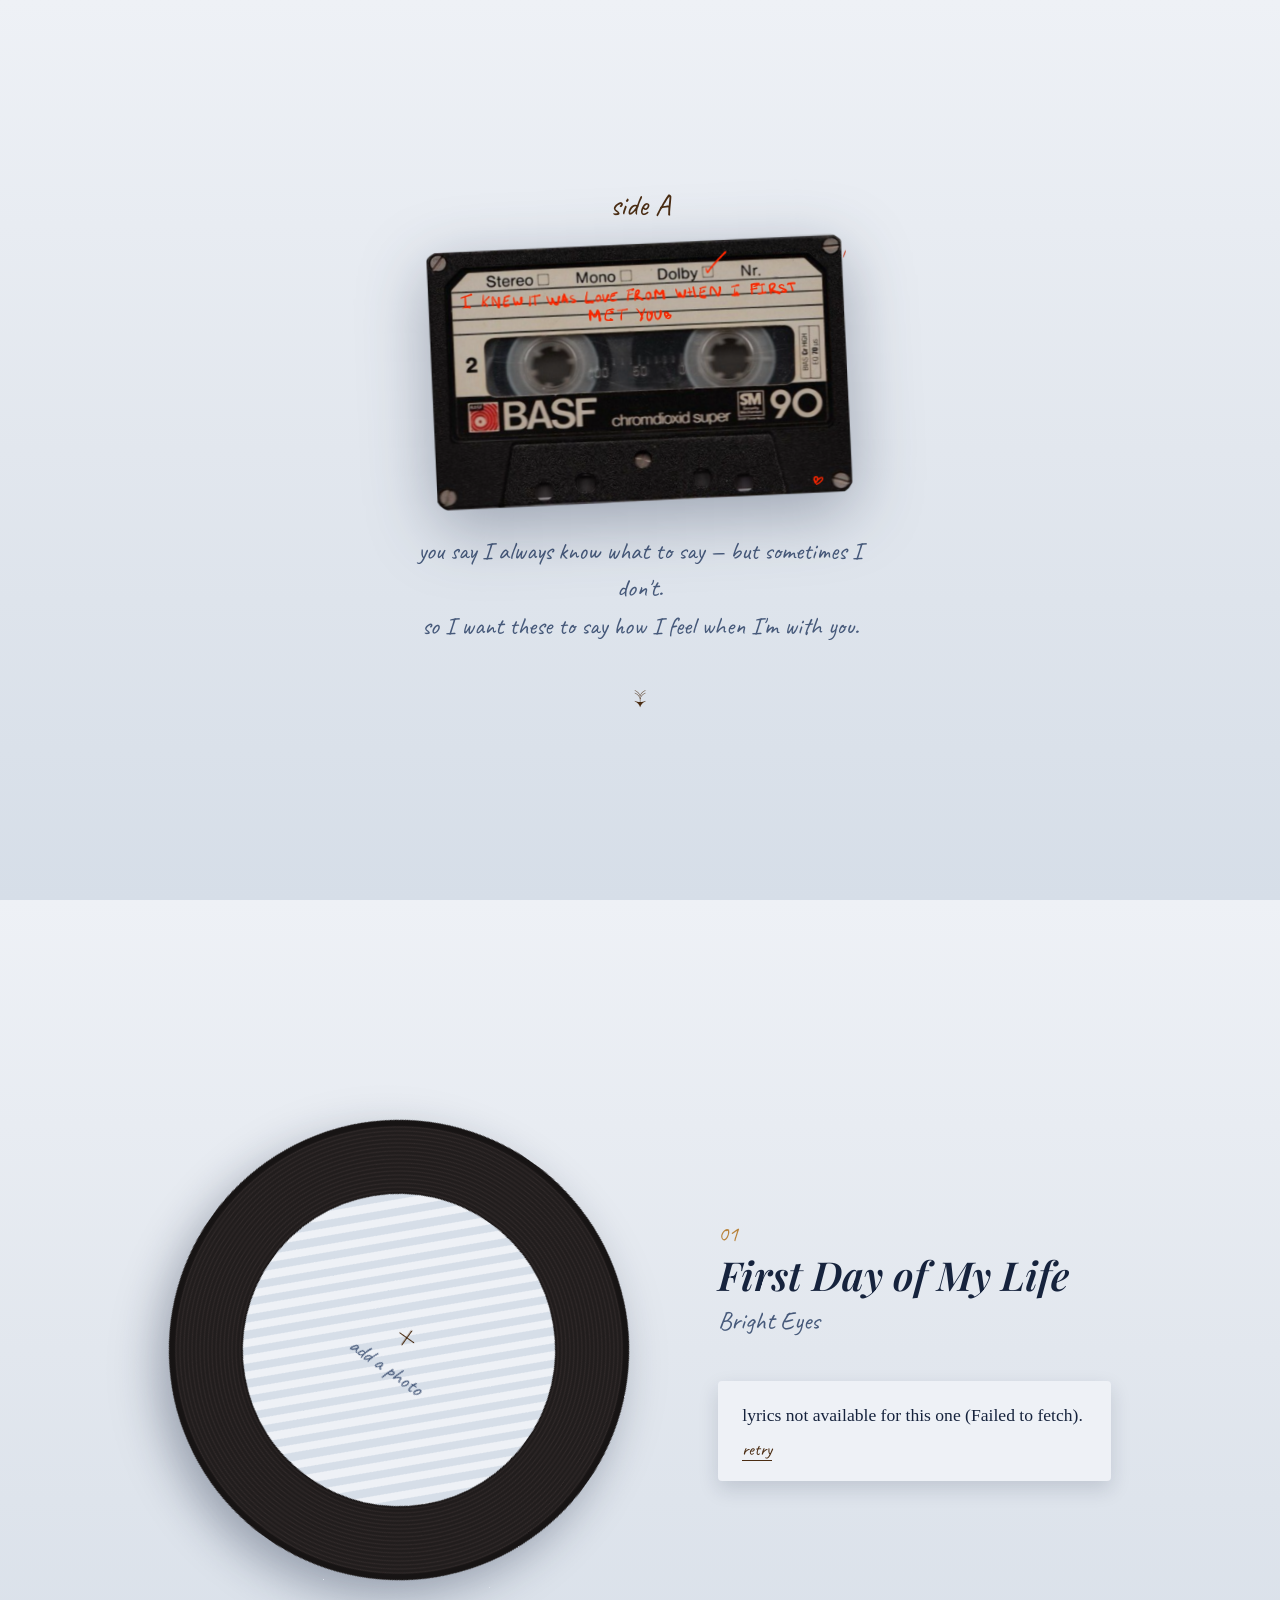
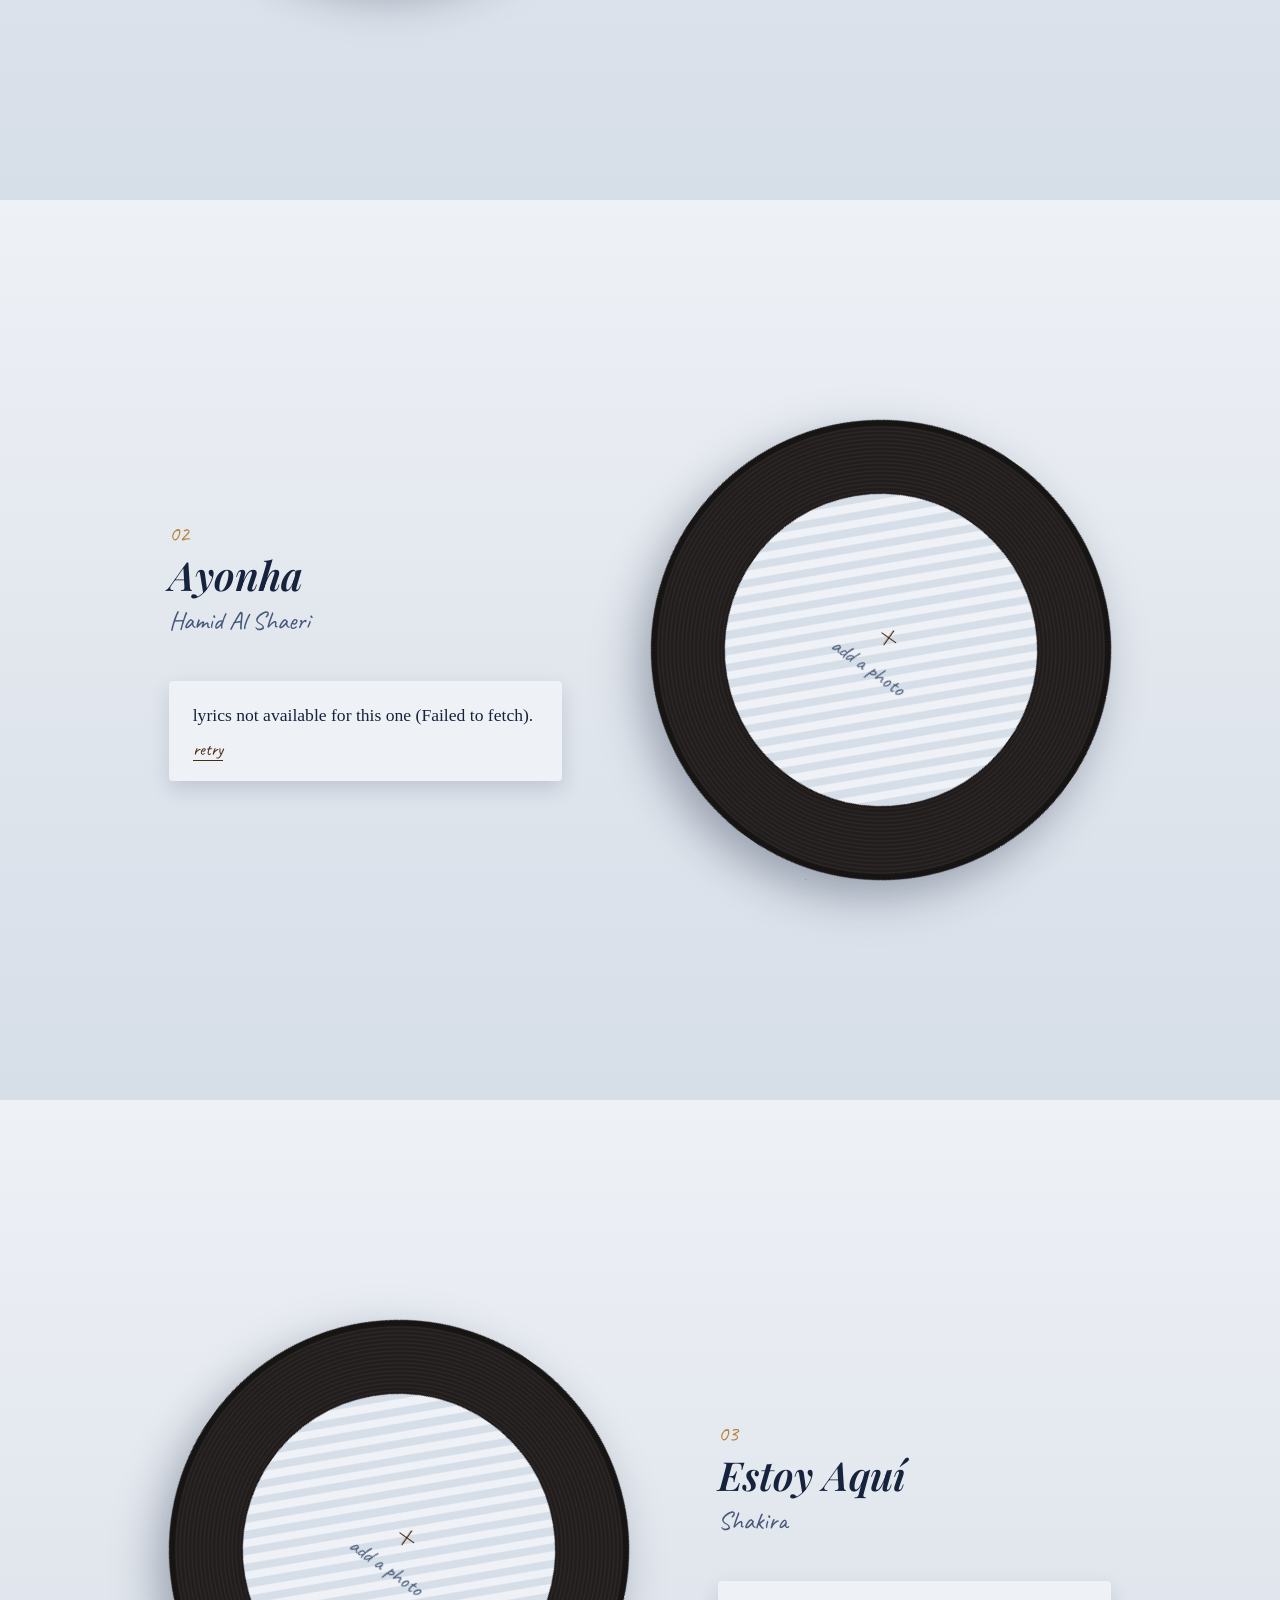
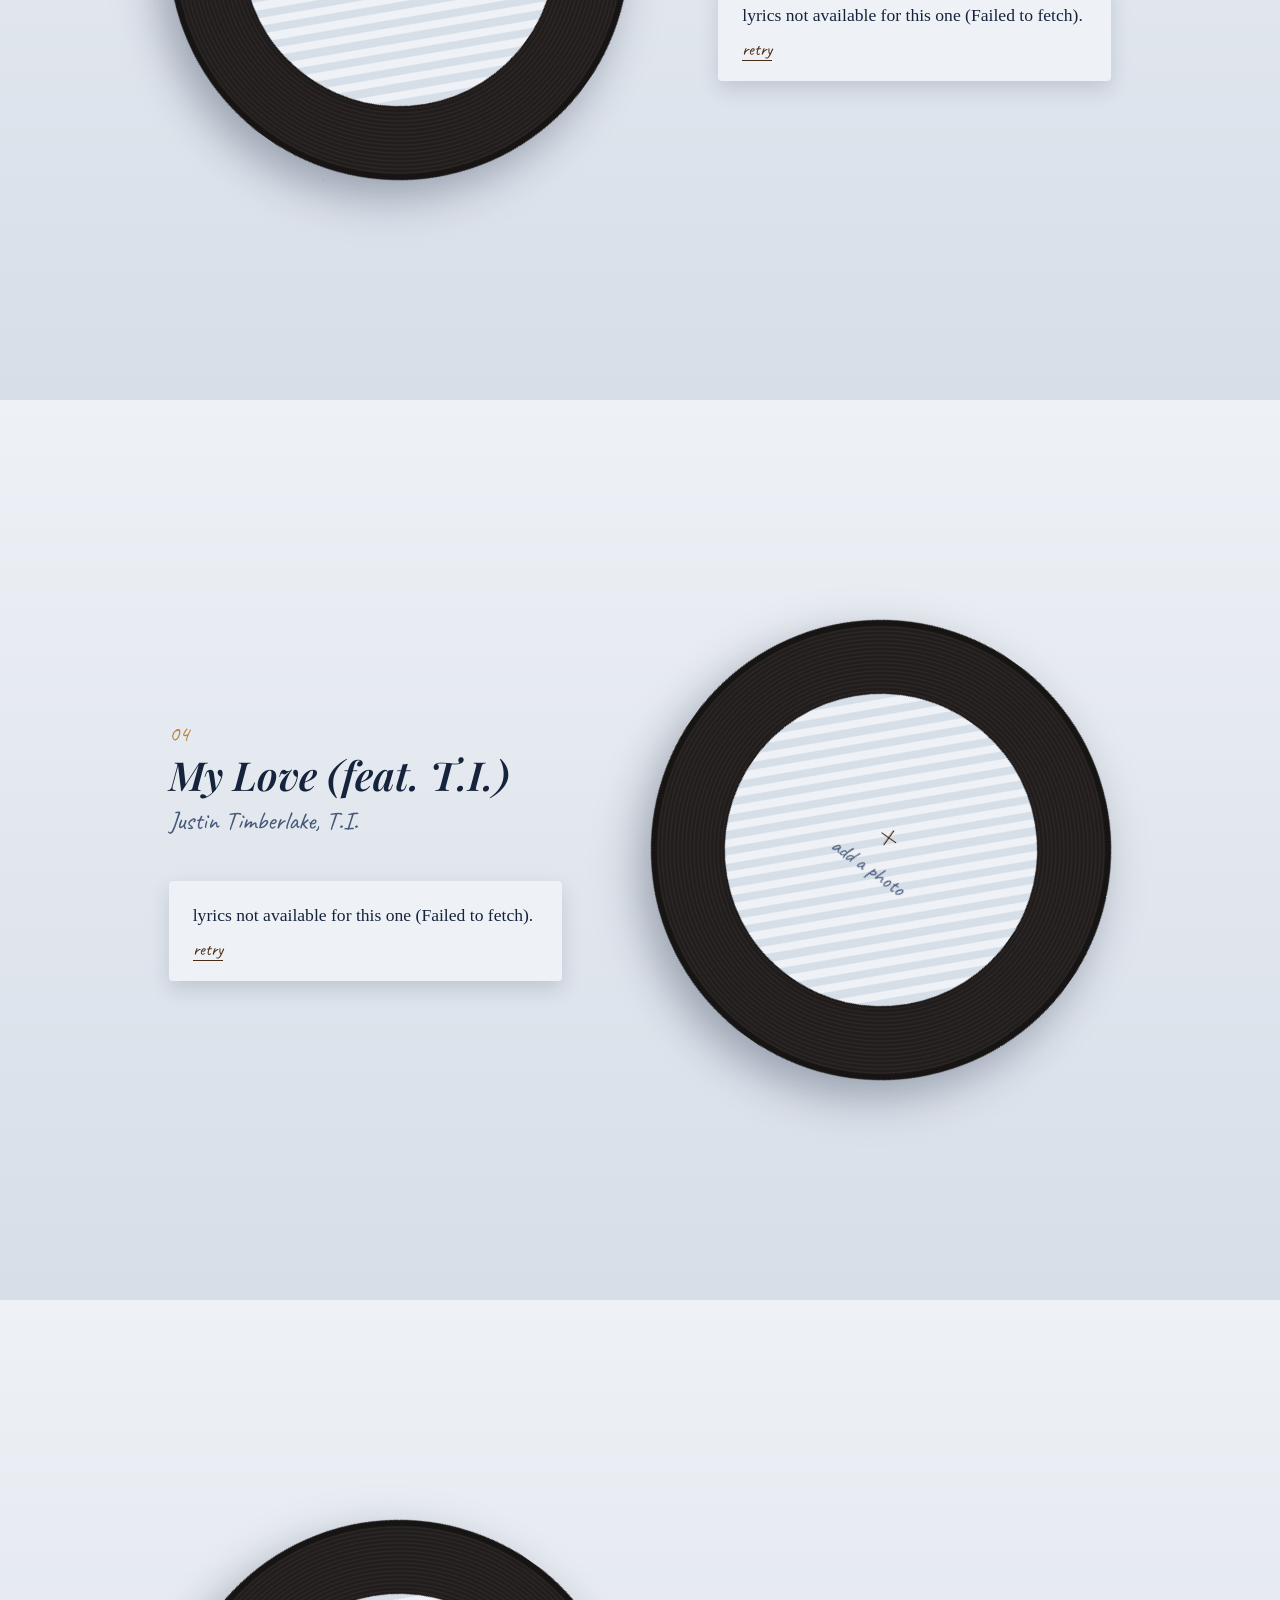
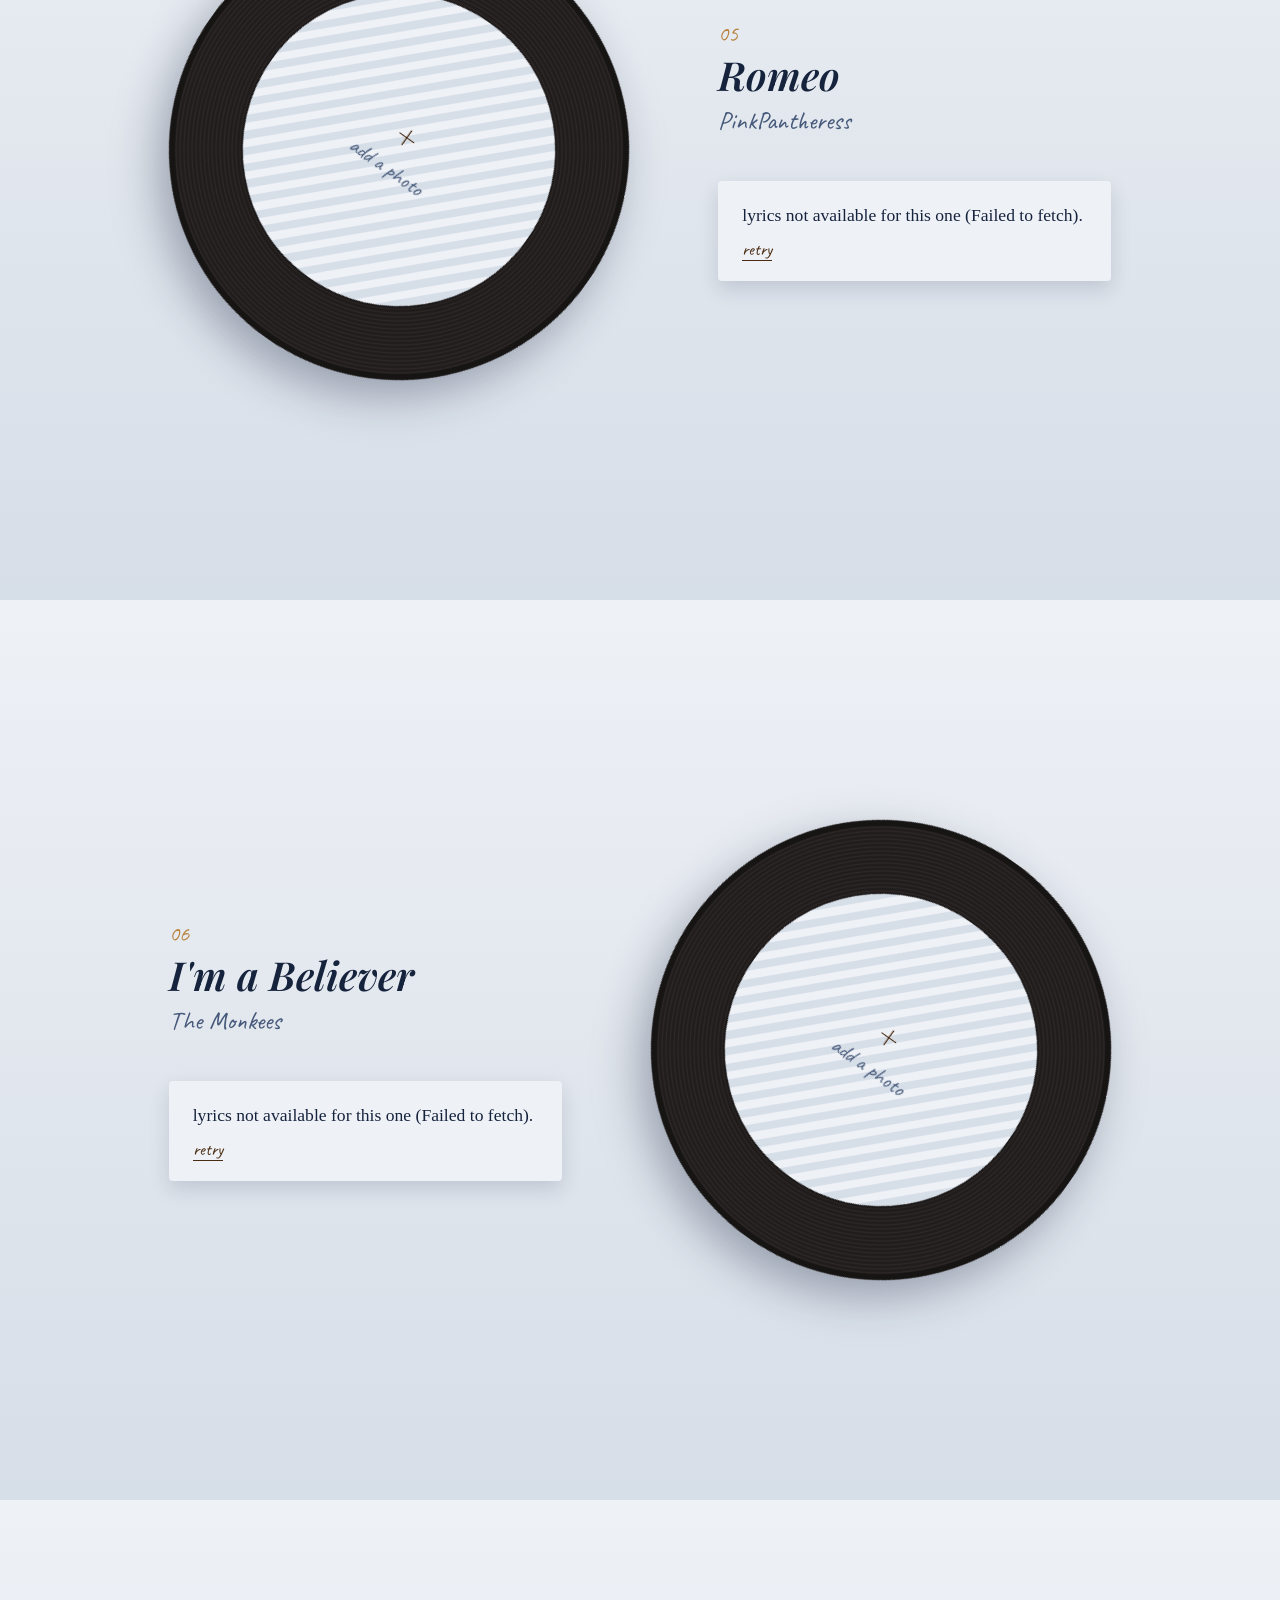
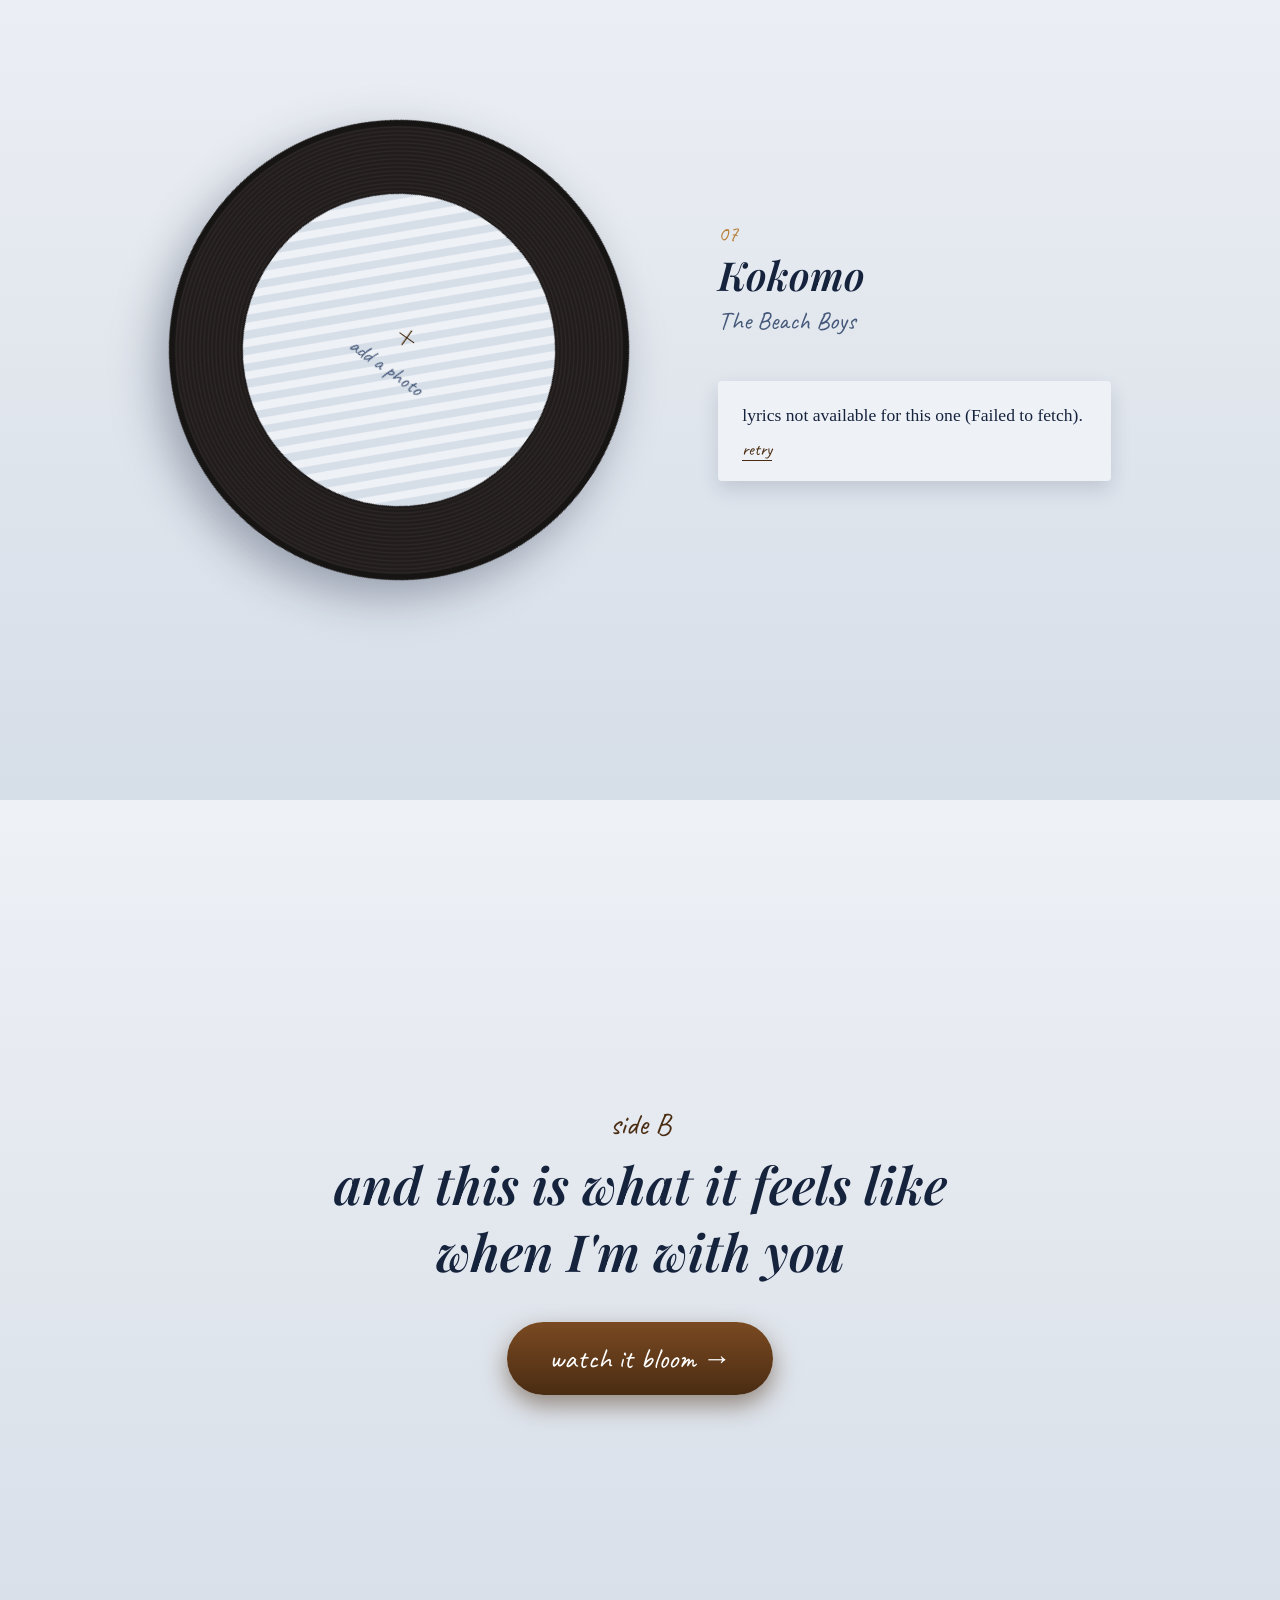
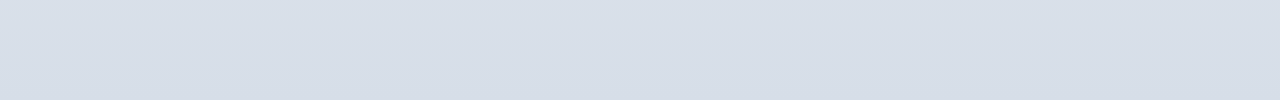
<file: index.html>
<!doctype html>
<html lang="en">
<head>
  <meta charset="UTF-8" />
  <meta name="viewport" content="width=device-width, initial-scale=1.0" />
  <title>for Mari</title>
  <link rel="preconnect" href="https://fonts.googleapis.com" />
  <link rel="preconnect" href="https://fonts.gstatic.com" crossorigin />
  <link
    href="https://fonts.googleapis.com/css2?family=Caveat:wght@500;600;700&family=Playfair+Display:ital,wght@0,500;0,600;0,700;1,500&display=swap"
    rel="stylesheet"
  />
  <link rel="stylesheet" href="love-notes.css" />
</head>
<body>
  <main class="reel" id="reel">
    <section class="cover-card reveal">
      <p class="kicker">side A</p>
      <img class="cassette-cover" src="assets/cassette-cover.png" alt="a cassette tape labeled: I knew it was love from when I first met you" />
      <p class="lede">you say I always know what to say — but sometimes I don't.<br />so I want these to say how I feel when I'm with you.</p>
      <div class="scroll-cue" aria-hidden="true">↓</div>
    </section>

    <!-- Track cards are rendered here from TRACKS (see tracks-data.js) by love-notes.js -->

    <section class="finale-card reveal">
      <p class="kicker">side B</p>
      <h2>and this is what it feels like<br />when I'm with you</h2>
      <a class="bloom-btn" href="flower.html">watch it bloom →</a>
    </section>
  </main>

  <script src="tracks-data.js"></script>
  <script src="love-notes.js"></script>
  <script src="https://open.spotify.com/embed/iframe-api/v1"></script>
</body>
</html>
</file>
<file: love-notes.css>
:root {
  color-scheme: light;
  --paper: #eef1f6;
  --paper-dark: #d6dee8;
  --ink: #16233d;
  --ink-soft: #46597a;
  --blush: #7a4a22;
  --blush-deep: #4a2c12;
  --blush-text: #eef1f6;
  --gold: #b8823a;
  --vinyl: #211d1d;
  --vinyl-groove: #322b2b;
}

* {
  box-sizing: border-box;
}

html, body {
  height: 100%;
}

html {
  scroll-snap-type: y proximity;
}

body {
  margin: 0;
  background: linear-gradient(180deg, #eef1f6 0%, #e2e7ee 50%, #d6dee8 100%);
  color: var(--ink);
  font-family: "Playfair Display", Georgia, serif;
}

.reel {
  display: flex;
  flex-direction: column;
}

section {
  min-height: 100vh;
  display: flex;
  flex-direction: column;
  align-items: center;
  justify-content: center;
  padding: 60px 24px;
  text-align: center;
  scroll-snap-align: start;
}

.reveal {
  opacity: 0;
  transform: translateY(28px);
  transition: opacity 0.9s ease, transform 0.9s ease;
}

.reveal.visible {
  opacity: 1;
  transform: translateY(0);
}

/* --- Cover card --- */

.cover-card .kicker {
  font-family: "Caveat", cursive;
  font-size: 1.9rem;
  color: var(--blush-deep);
  margin: 0 0 8px;
}

.cover-card .lede {
  color: var(--ink-soft);
  font-family: "Caveat", cursive;
  font-size: 1.55rem;
  line-height: 1.5;
  max-width: 480px;
  margin: 28px 0 0;
}

.cassette-cover {
  width: min(420px, 80vw);
  margin-top: 8px;
  filter: drop-shadow(0 18px 34px rgba(22, 35, 61, 0.35));
  transform: rotate(-2deg);
  transition: transform 0.3s ease;
}

.cassette-cover:hover {
  transform: rotate(0deg) scale(1.02);
}

.scroll-cue {
  margin-top: 32px;
  font-size: 1.8rem;
  color: var(--blush-deep);
  animation: bob 2.2s ease-in-out infinite;
}

@keyframes bob {
  0%, 100% { transform: translateY(0); }
  50% { transform: translateY(10px); }
}

/* --- Track cards --- */

.track-card {
  display: flex;
  flex-direction: row;
  align-items: center;
  justify-content: center;
  gap: clamp(32px, 7vw, 96px);
  max-width: 1180px;
  margin: 0 auto;
}

.track-card.reverse {
  flex-direction: row-reverse;
}

.record-wrap {
  flex: none;
}

.record {
  width: clamp(320px, 40vw, 460px);
  aspect-ratio: 1;
  border-radius: 50%;
  background:
    repeating-radial-gradient(
      circle at center,
      var(--vinyl) 0px,
      var(--vinyl) 2px,
      var(--vinyl-groove) 3px,
      var(--vinyl) 4px
    );
  box-shadow: 0 20px 45px rgba(22, 35, 61, 0.35), inset 0 0 0 6px #171414;
  display: flex;
  align-items: center;
  justify-content: center;
  cursor: grab;
  touch-action: none;
  will-change: transform;
}

.record.scratching {
  cursor: grabbing;
  filter: brightness(1.05);
}

.record-label {
  width: 68%;
  aspect-ratio: 1;
  border-radius: 50%;
  background: var(--paper);
  box-shadow: inset 0 0 0 1px rgba(22, 35, 61, 0.15), 0 2px 6px rgba(0, 0, 0, 0.25);
  display: flex;
  align-items: center;
  justify-content: center;
  overflow: hidden;
}

.photo-frame {
  width: 100%;
  height: 100%;
  display: flex;
  align-items: center;
  justify-content: center;
  cursor: pointer;
  transition: filter 0.15s ease;
}

.photo-frame:hover {
  filter: brightness(1.05);
}

.photo-frame.placeholder {
  background: repeating-linear-gradient(
    135deg,
    var(--paper-dark),
    var(--paper-dark) 8px,
    var(--paper) 8px,
    var(--paper) 16px
  );
}

.photo-frame.has-photo {
  background: none;
}

.photo-frame.has-photo .placeholder-prompt {
  display: none;
}

.placeholder-prompt {
  display: flex;
  flex-direction: column;
  align-items: center;
  justify-content: center;
  gap: 6px;
}

.placeholder-icon {
  font-size: 2.2rem;
  line-height: 1;
  color: var(--blush-deep);
}

.placeholder-text {
  font-family: "Caveat", cursive;
  font-size: 1.35rem;
  line-height: 1.25;
  color: var(--ink-soft);
  padding: 0 10px;
}

.photo-preview {
  width: 100%;
  height: 100%;
  object-fit: cover;
}

.note-wrap {
  flex: 1;
  min-width: 0;
  max-width: 520px;
  text-align: left;
}

.track-index {
  font-family: "Caveat", cursive;
  font-size: 1.4rem;
  color: var(--gold);
  margin: 0 0 2px;
}

.track-title {
  font-size: clamp(1.9rem, 4.2vw, 2.5rem);
  font-weight: 600;
  font-style: italic;
  margin: 0 0 4px;
  line-height: 1.25;
}

.track-title-sub {
  font-size: 0.6em;
  font-style: normal;
  color: var(--ink-soft);
}

.track-artist {
  font-family: "Caveat", cursive;
  font-size: 1.6rem;
  color: var(--ink-soft);
  margin: 0 0 22px;
}

.spotify-embed {
  margin-bottom: 22px;
}

.spotify-embed-mount {
  border-radius: 12px;
  overflow: hidden;
}

.lyrics-text {
  background: var(--paper);
  border-radius: 4px;
  padding: 20px 24px;
  margin: 0;
  font-family: Georgia, serif;
  font-size: 1.1rem;
  line-height: 1.65;
  color: var(--ink);
  box-shadow: 0 8px 20px rgba(22, 35, 61, 0.15);
  white-space: pre-wrap;
  overflow-wrap: break-word;
  word-break: break-word;
  max-height: 320px;
  overflow-y: auto;
  overflow-anchor: none;
}

.lyric-line {
  margin: 0 0 8px;
  text-align: start;
  unicode-bidi: plaintext;
}

.lyrics-retry {
  font-family: "Caveat", cursive;
  font-size: 1.1rem;
  color: var(--blush-deep);
  background: none;
  border: none;
  border-bottom: 1px solid var(--blush-deep);
  padding: 0;
  cursor: pointer;
  margin-top: 8px;
  display: block;
}

.lyric-highlight {
  background: var(--blush);
  color: var(--blush-text);
  font-weight: 700;
  padding: 6px 10px;
  margin: 0 -10px 8px;
  border-radius: 4px;
}

.lyric-translation {
  display: block;
  font-family: "Caveat", cursive;
  font-weight: 400;
  font-style: italic;
  font-size: 1rem;
  color: var(--blush-text);
  opacity: 0.85;
  margin-top: 2px;
}


/* --- Finale card --- */

.finale-card .kicker {
  font-family: "Caveat", cursive;
  font-size: 1.9rem;
  color: var(--blush-deep);
  margin: 0 0 8px;
}

.finale-card h2 {
  font-size: clamp(2.2rem, 6vw, 3.2rem);
  font-weight: 600;
  font-style: italic;
  line-height: 1.3;
  margin: 0 0 38px;
  max-width: 720px;
}

.bloom-btn {
  font-family: "Caveat", cursive;
  font-size: 1.8rem;
  color: #fff;
  text-decoration: none;
  background: linear-gradient(180deg, var(--blush), var(--blush-deep));
  padding: 18px 42px;
  border-radius: 999px;
  box-shadow: 0 10px 25px rgba(74, 44, 18, 0.5);
  transition: transform 0.15s ease, box-shadow 0.15s ease;
}

.bloom-btn:hover {
  transform: translateY(-2px);
  box-shadow: 0 14px 32px rgba(74, 44, 18, 0.6);
}

@media (max-width: 720px) {
  .track-card,
  .track-card.reverse {
    flex-direction: column;
  }

  .note-wrap {
    text-align: center;
    max-width: 100%;
  }
}
</file>
